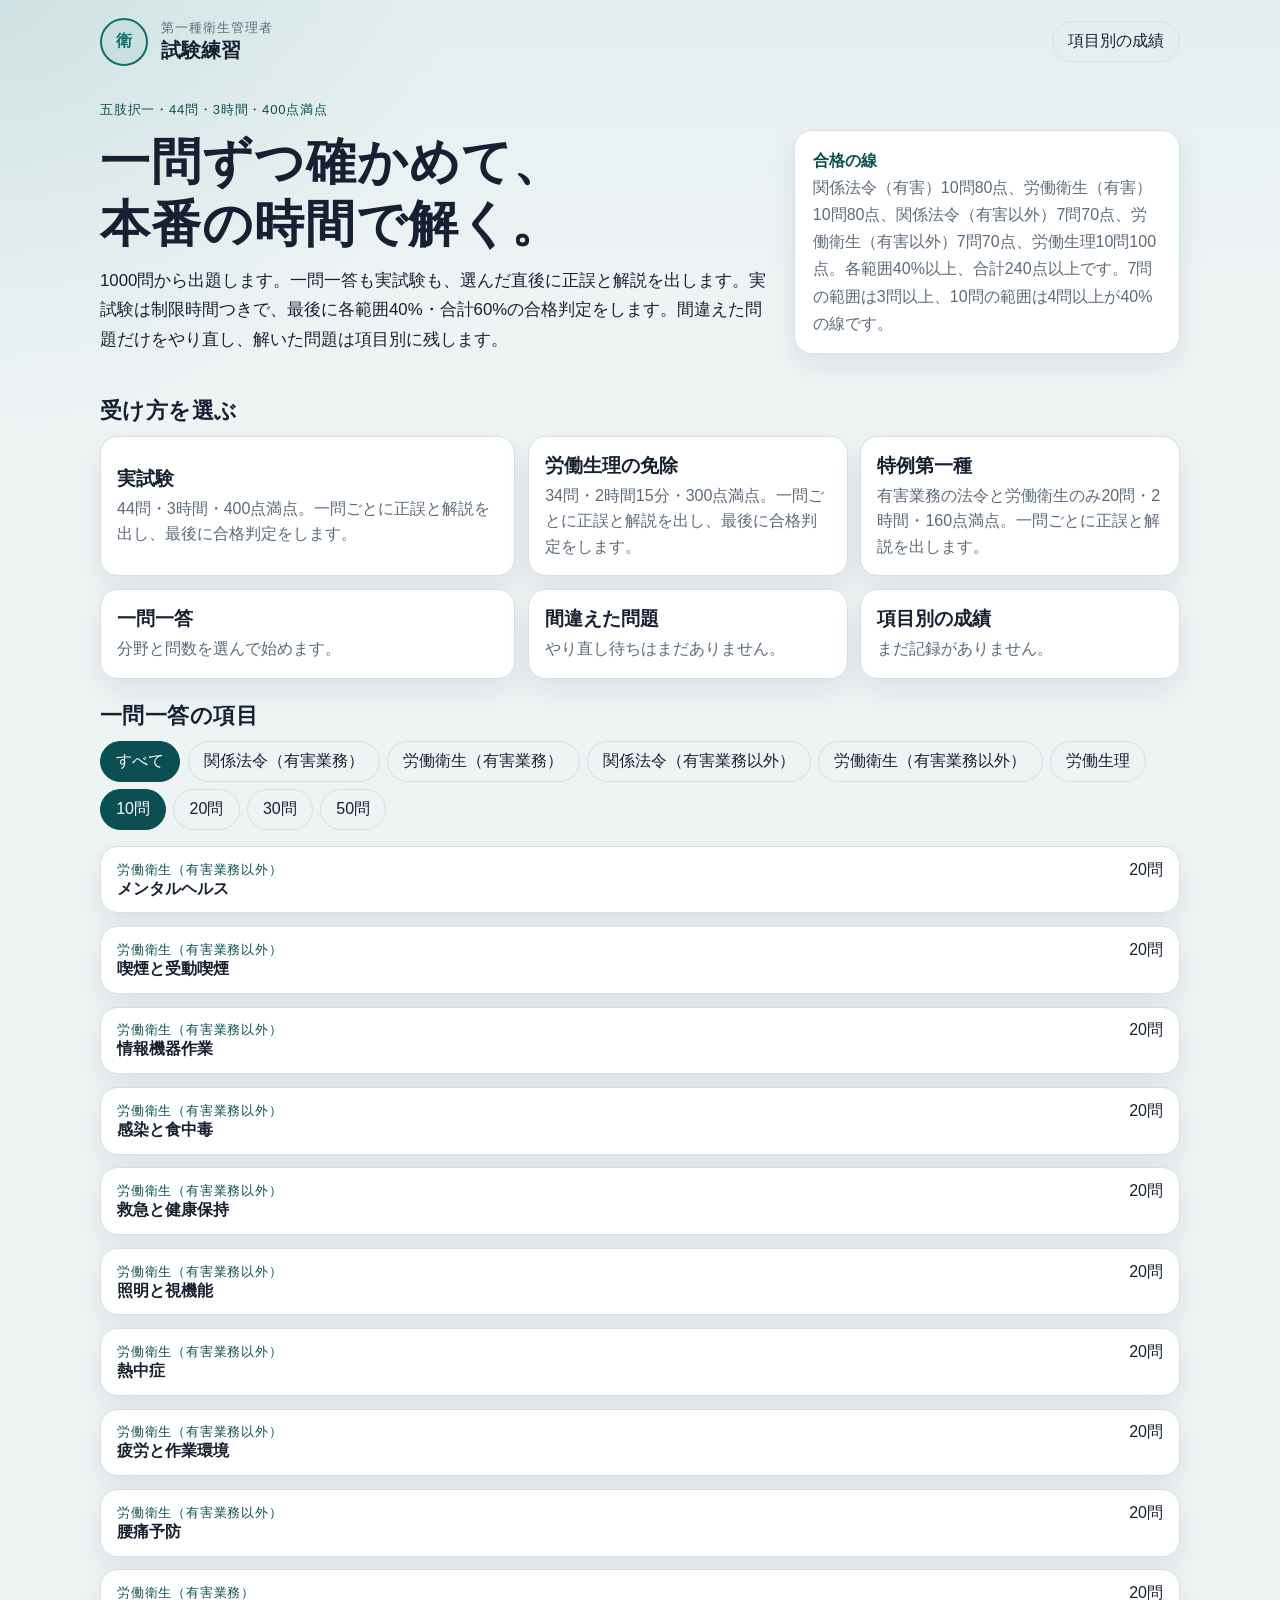
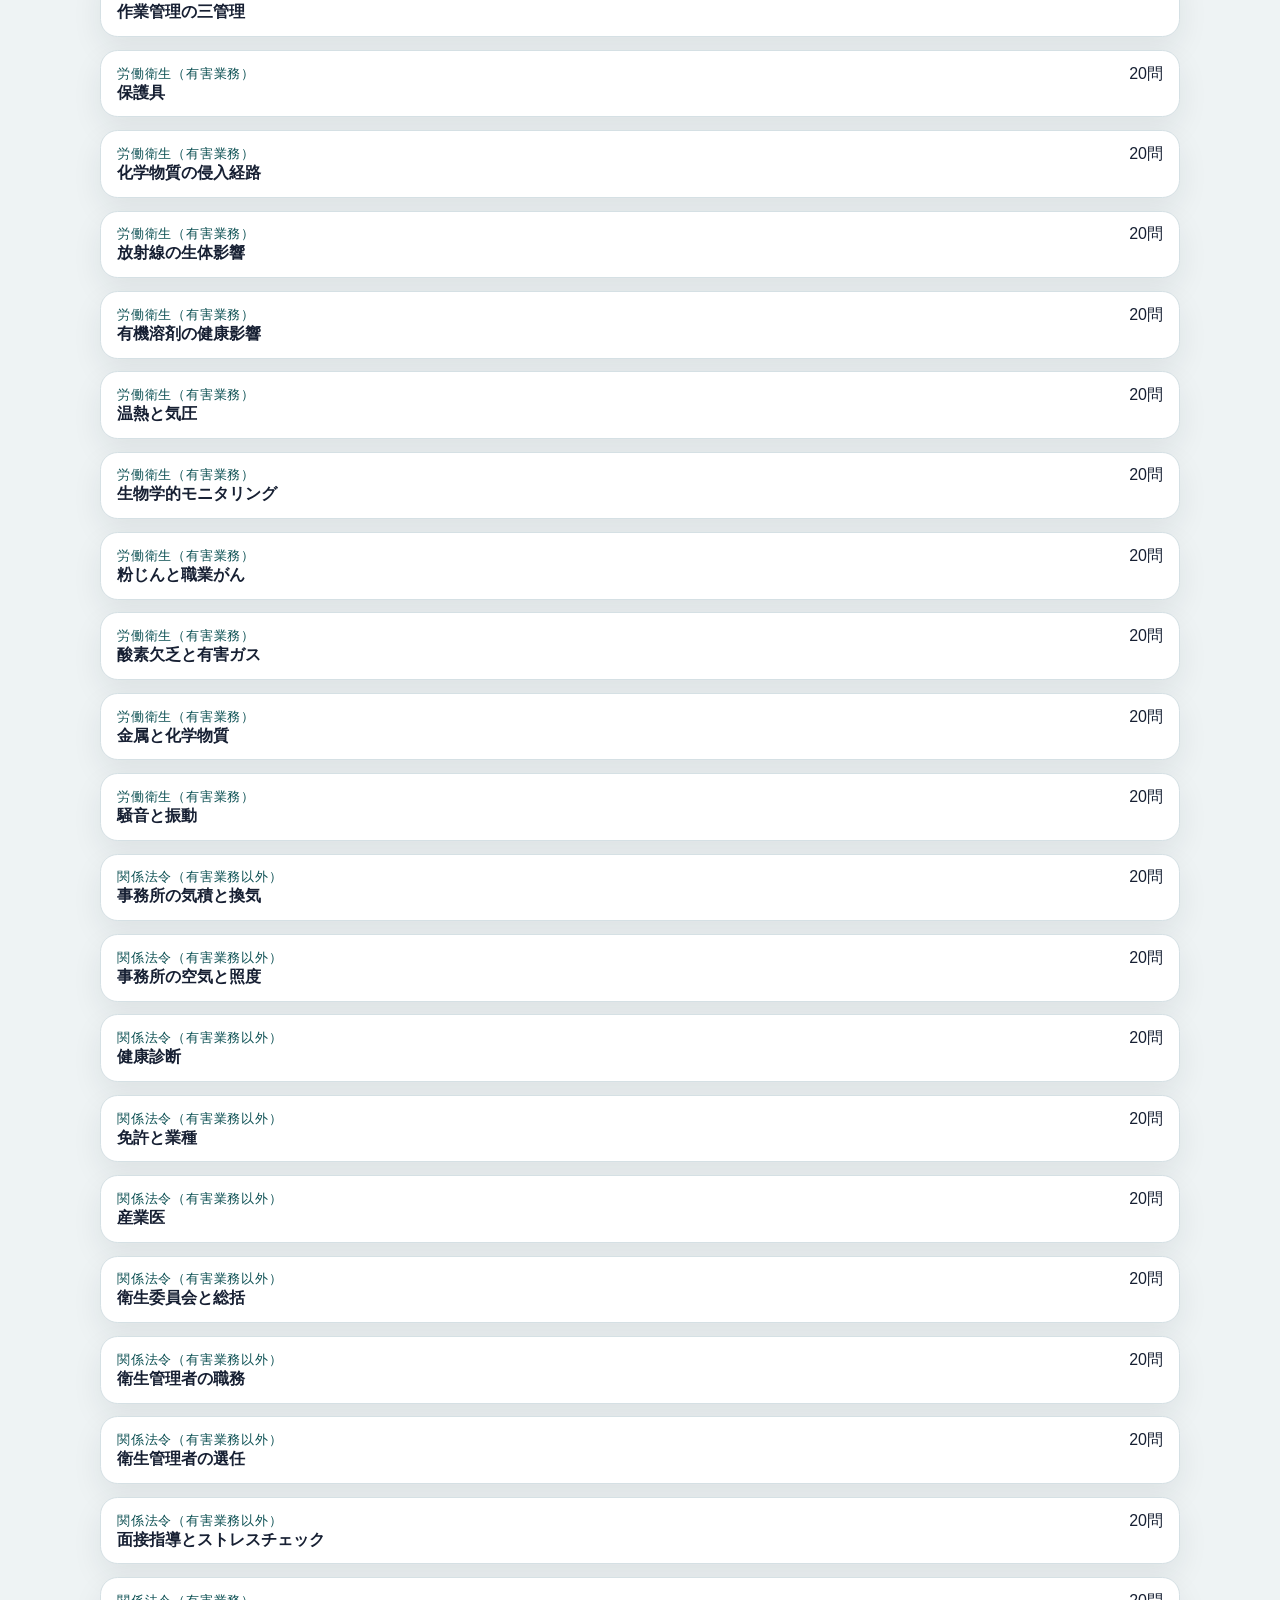
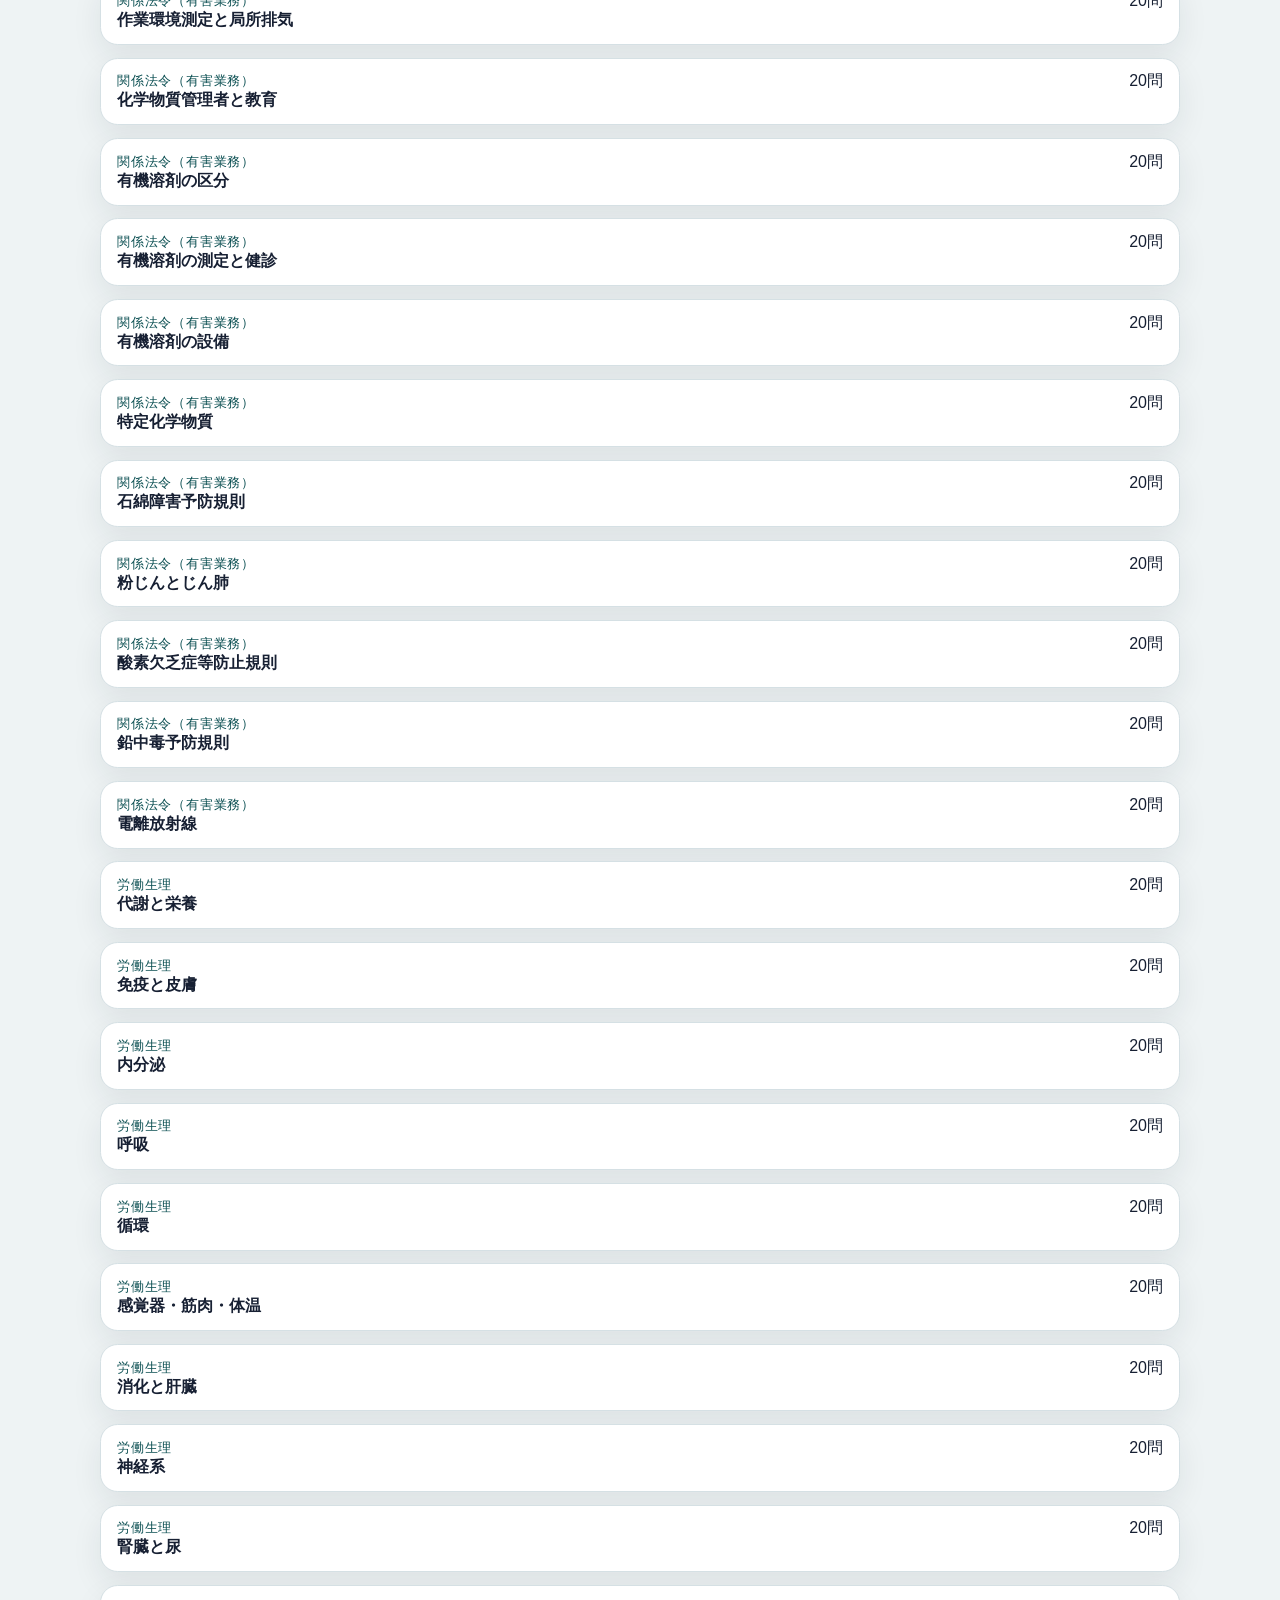
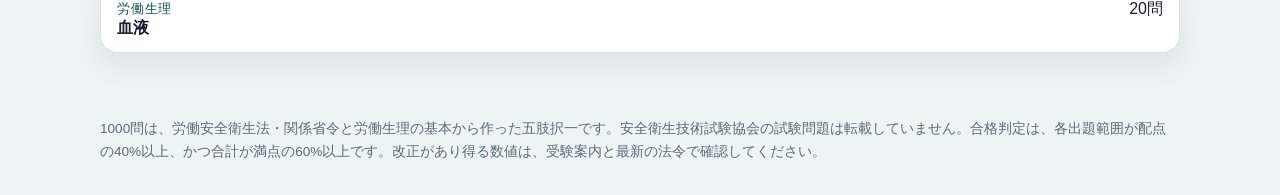
<file: index.html>
<!DOCTYPE html>
<html lang="ja">
<head>
  <meta charset="UTF-8">
  <meta name="viewport" content="width=device-width, initial-scale=1, viewport-fit=cover">
  <title>第一種衛生管理者 試験練習</title>
  <meta name="description" content="第一種衛生管理者の試験形式で1000問。一問ごとの正誤と解説、実試験、間違えた問題の復習、項目別の成績。">
  <link rel="icon" href="data:image/svg+xml,%3Csvg xmlns='http://www.w3.org/2000/svg' viewBox='0 0 64 64'%3E%3Ccircle cx='32' cy='32' r='28' fill='none' stroke='%230f6e6e' stroke-width='3'/%3E%3Ctext x='32' y='40' text-anchor='middle' font-size='22' fill='%230f6e6e' font-family='serif'%3E衛%3C/text%3E%3C/svg%3E">
  <link rel="stylesheet" href="styles.css?v=2">
</head>
<body>
  <a class="skip" href="#app">本文へ</a>
  <div id="app" class="wrap">読み込み中です。</div>
  <script src="questions.js"></script>
  <script src="logic.js"></script>
  <script src="app.js?v=3"></script>
</body>
</html>
</file>
<file: styles.css>
:root {
  --ink: #172033;
  --muted: #5c6b7a;
  --paper: #eef3f4;
  --card: #ffffff;
  --line: #d5e0e4;
  --teal: #0f6e6e;
  --teal-deep: #0b4f52;
  --moss: #e5f4f2;
  --bad: #9c2f2f;
  --good: #1d6b45;
  --shadow: 0 12px 30px rgba(23, 32, 51, 0.08);
  --sans: "Yu Gothic UI", "Hiragino Sans", "Noto Sans JP", sans-serif;
  --serif: "Yu Mincho", "Hiragino Mincho ProN", "Noto Serif JP", serif;
}

* { box-sizing: border-box; }
html, body { margin: 0; padding: 0; }
body {
  min-height: 100vh;
  min-height: 100dvh;
  color: var(--ink);
  font-family: var(--sans);
  background:
    radial-gradient(circle at top left, rgba(15, 110, 110, 0.1), transparent 28rem),
    linear-gradient(180deg, #e4eeef 0%, var(--paper) 18rem);
  padding-left: env(safe-area-inset-left);
  padding-right: env(safe-area-inset-right);
  padding-bottom: env(safe-area-inset-bottom);
}
button, input, select { font: inherit; color: inherit; }
button {
  cursor: pointer;
  appearance: none;
  -webkit-appearance: none;
  touch-action: manipulation;
}
button:disabled { opacity: 0.45; cursor: not-allowed; transform: none; }
h1, h2, h3 { font-family: var(--serif); font-weight: 700; letter-spacing: 0.02em; }
.skip {
  position: absolute; left: 1rem; top: -4rem;
  background: var(--teal-deep); color: white; padding: 0.5rem 0.8rem;
}
.skip:focus { top: 1rem; }

.wrap { width: min(1080px, calc(100% - 2rem)); margin: 0 auto; }
.topbar {
  display: flex; justify-content: space-between; gap: 1rem; align-items: center;
  padding: 1.1rem 0 0.4rem;
}
.brand { display: flex; gap: 0.8rem; align-items: center; text-decoration: none; color: inherit; }
.seal {
  width: 3rem; height: 3rem; border: 2px solid var(--teal); color: var(--teal);
  border-radius: 50%; display: grid; place-items: center;
  font-family: var(--serif); font-weight: 700; background: rgba(15, 110, 110, 0.06);
}
.brand small { display: block; color: var(--muted); letter-spacing: 0.08em; }
.brand strong { font-family: var(--serif); font-size: 1.25rem; }
.ghost, .solid, .choice, .mini {
  border-radius: 999px; border: 1px solid var(--line); background: transparent;
  padding: 0.55rem 0.95rem;
}
.solid { background: var(--teal); color: white; border-color: var(--teal); }
@media (hover: hover) and (pointer: fine) {
  .solid:hover, .ghost:hover, .mini:hover { transform: translateY(-1px); }
}
.ghost.danger { color: var(--bad); border-color: #e3c2c2; }
.layout { padding-bottom: 3rem; }
.hero {
  display: grid; grid-template-columns: 1.4fr 0.8fr; gap: 1.2rem; align-items: end;
  padding: 1rem 0 1.2rem;
}
.hero h1 { font-size: clamp(2rem, 4vw, 3.1rem); line-height: 1.25; margin: 0 0 0.6rem; }
.lede { font-size: 1.05rem; line-height: 1.75; margin: 0; }
.note, .panel, .mode, .topic-row {
  background: var(--card); border: 1px solid var(--line); border-radius: 1.1rem;
  box-shadow: var(--shadow);
}
.note { padding: 1rem 1.1rem; line-height: 1.7; color: var(--muted); }
.note strong, .kicker { color: var(--teal-deep); }
.kicker { font-style: normal; font-size: 0.82rem; letter-spacing: 0.06em; }
.modes, .topics { display: grid; gap: 0.8rem; }
.modes { grid-template-columns: 1.3fr 1fr 1fr; }
.mode, .topic-row { text-align: left; }
.mode { padding: 1rem; }
.mode strong { font-family: var(--serif); font-size: 1.2rem; display: block; margin-bottom: 0.25rem; }
.mode span, .sub { color: var(--muted); line-height: 1.6; }
.section-title { margin: 1.4rem 0 0.7rem; font-size: 1.35rem; }
.bar-row { display: grid; grid-template-columns: 8.5rem 1fr auto; gap: 0.7rem; align-items: center; margin: 0.45rem 0; }
.bar { height: 0.7rem; background: #e7eef0; border-radius: 99px; overflow: hidden; }
.bar > span { display: block; height: 100%; background: var(--teal); }
.bar.bad > span { background: var(--bad); }
.quiz-head, .row-between { display: flex; justify-content: space-between; gap: 1rem; align-items: center; }
.timer {
  font-variant-numeric: tabular-nums; font-family: var(--serif); font-size: 1.4rem;
  background: white; border: 1px solid var(--line); border-radius: 999px; padding: 0.2rem 0.8rem;
}
.timer.warn { color: var(--bad); border-color: #e7c4c4; }
.progress { height: 0.35rem; background: #e1eaec; border-radius: 99px; margin: 0.8rem 0 1rem; }
.progress > span { display: block; height: 100%; background: var(--teal); }
.stem { font-size: 1.22rem; line-height: 1.7; margin: 0.4rem 0 1rem; }
.stem.invert { background: #f8ece8; border-radius: 0.6rem; padding: 0.7rem 0.9rem; }
.choices { display: grid; gap: 0.7rem; }
.choice {
  border-radius: 1rem; padding: 0.9rem 1rem; display: grid;
  grid-template-columns: auto 1fr; gap: 0.8rem; text-align: left; background: white;
  line-height: 1.65;
}
.choice .mark {
  width: 1.8rem; height: 1.8rem; border-radius: 50%; display: grid; place-items: center;
  border: 1px solid var(--line); font-family: var(--serif);
}
.choice.selected { border-color: var(--teal); background: var(--moss); }
.choice.good { border-color: var(--good); background: #e7f6ee; }
.choice.bad { border-color: var(--bad); background: #fdeeee; }
.choice:disabled { cursor: default; opacity: 1; }
.verdict {
  margin-top: 1rem; padding: 0.8rem 1rem; border-radius: 0.7rem;
  font-size: 1.05rem; line-height: 1.6;
}
.verdict.good { background: #e7f6ee; color: var(--good); }
.verdict.bad { background: #fdeeee; color: var(--bad); }
.explain {
  margin-top: 0.7rem; padding: 0.9rem 1rem; border-left: 4px solid var(--teal);
  background: white; border-radius: 0.7rem; line-height: 1.75;
}
.nav { display: flex; justify-content: space-between; gap: 0.6rem; margin-top: 1rem; flex-wrap: wrap; }
.nav .cluster { display: flex; gap: 0.45rem; flex-wrap: wrap; }
.dots { display: flex; flex-wrap: wrap; gap: 0.35rem; margin: 0.8rem 0; }
.dots button {
  width: 2rem; height: 2rem; border-radius: 0.45rem; border: 1px solid var(--line); background: white;
  font-variant-numeric: tabular-nums;
}
.dots button.on { background: var(--teal); color: white; border-color: var(--teal); }
.dots button.filled { box-shadow: inset 0 0 0 2px var(--teal); }
.dots button.miss { background: #f8e4e4; }
.dots button.hit { background: var(--moss); }
.dots button.flag { outline: 2px solid #c47b12; }
.score { display: flex; gap: 0.8rem; align-items: baseline; flex-wrap: wrap; }
.score b { font-family: var(--serif); font-size: 3rem; line-height: 1; }
.pass { color: var(--good); }
.fail { color: var(--bad); }
.panel { padding: 1rem 1.1rem; margin-top: 0.8rem; overflow-x: auto; }
table { width: 100%; border-collapse: collapse; font-variant-numeric: tabular-nums; }
th, td { text-align: left; padding: 0.55rem 0.35rem; border-bottom: 1px solid var(--line); vertical-align: top; }
.topic-row { width: 100%; padding: 0.8rem 1rem; display: grid; grid-template-columns: 1fr auto; gap: 0.4rem; }
.filters { display: flex; flex-wrap: wrap; gap: 0.45rem; margin: 0.6rem 0 1rem; }
.filters button[aria-pressed="true"] { background: var(--teal-deep); color: white; border-color: var(--teal-deep); }
.empty { padding: 1.5rem; text-align: center; color: var(--muted); }
.footer { color: var(--muted); font-size: 0.85rem; line-height: 1.7; padding: 1rem 0 2rem; }
.warn-list { background: #fff6f4; border: 1px solid #efc8c2; padding: 0.8rem 1rem; border-radius: 0.8rem; }
.unmet { color: var(--bad); font-weight: 700; }
.modal-back {
  position: fixed; inset: 0; background: rgba(23, 32, 51, 0.45);
  display: grid; place-items: center; padding: 1rem; z-index: 5;
}
.modal {
  width: min(32rem, 100%); background: white; border-radius: 1rem;
  padding: 1.2rem; box-shadow: var(--shadow); line-height: 1.7;
}
.modal .nav { justify-content: flex-end; }
@media (max-width: 860px) {
  .hero, .modes, .bar-row { grid-template-columns: 1fr; }
  .topbar { align-items: flex-start; flex-wrap: wrap; }
  .quiz-head { align-items: flex-start; flex-wrap: wrap; }
  .quiz-head > div:first-child { min-width: 0; flex: 1 1 12rem; }
  .choice { grid-template-columns: auto 1fr; }
  .nav .ghost, .nav .solid, .filters .mini, .dots button {
    min-height: 44px;
    min-width: 44px;
  }
  .dots button { width: 2.75rem; height: 2.75rem; }
}
</file>
